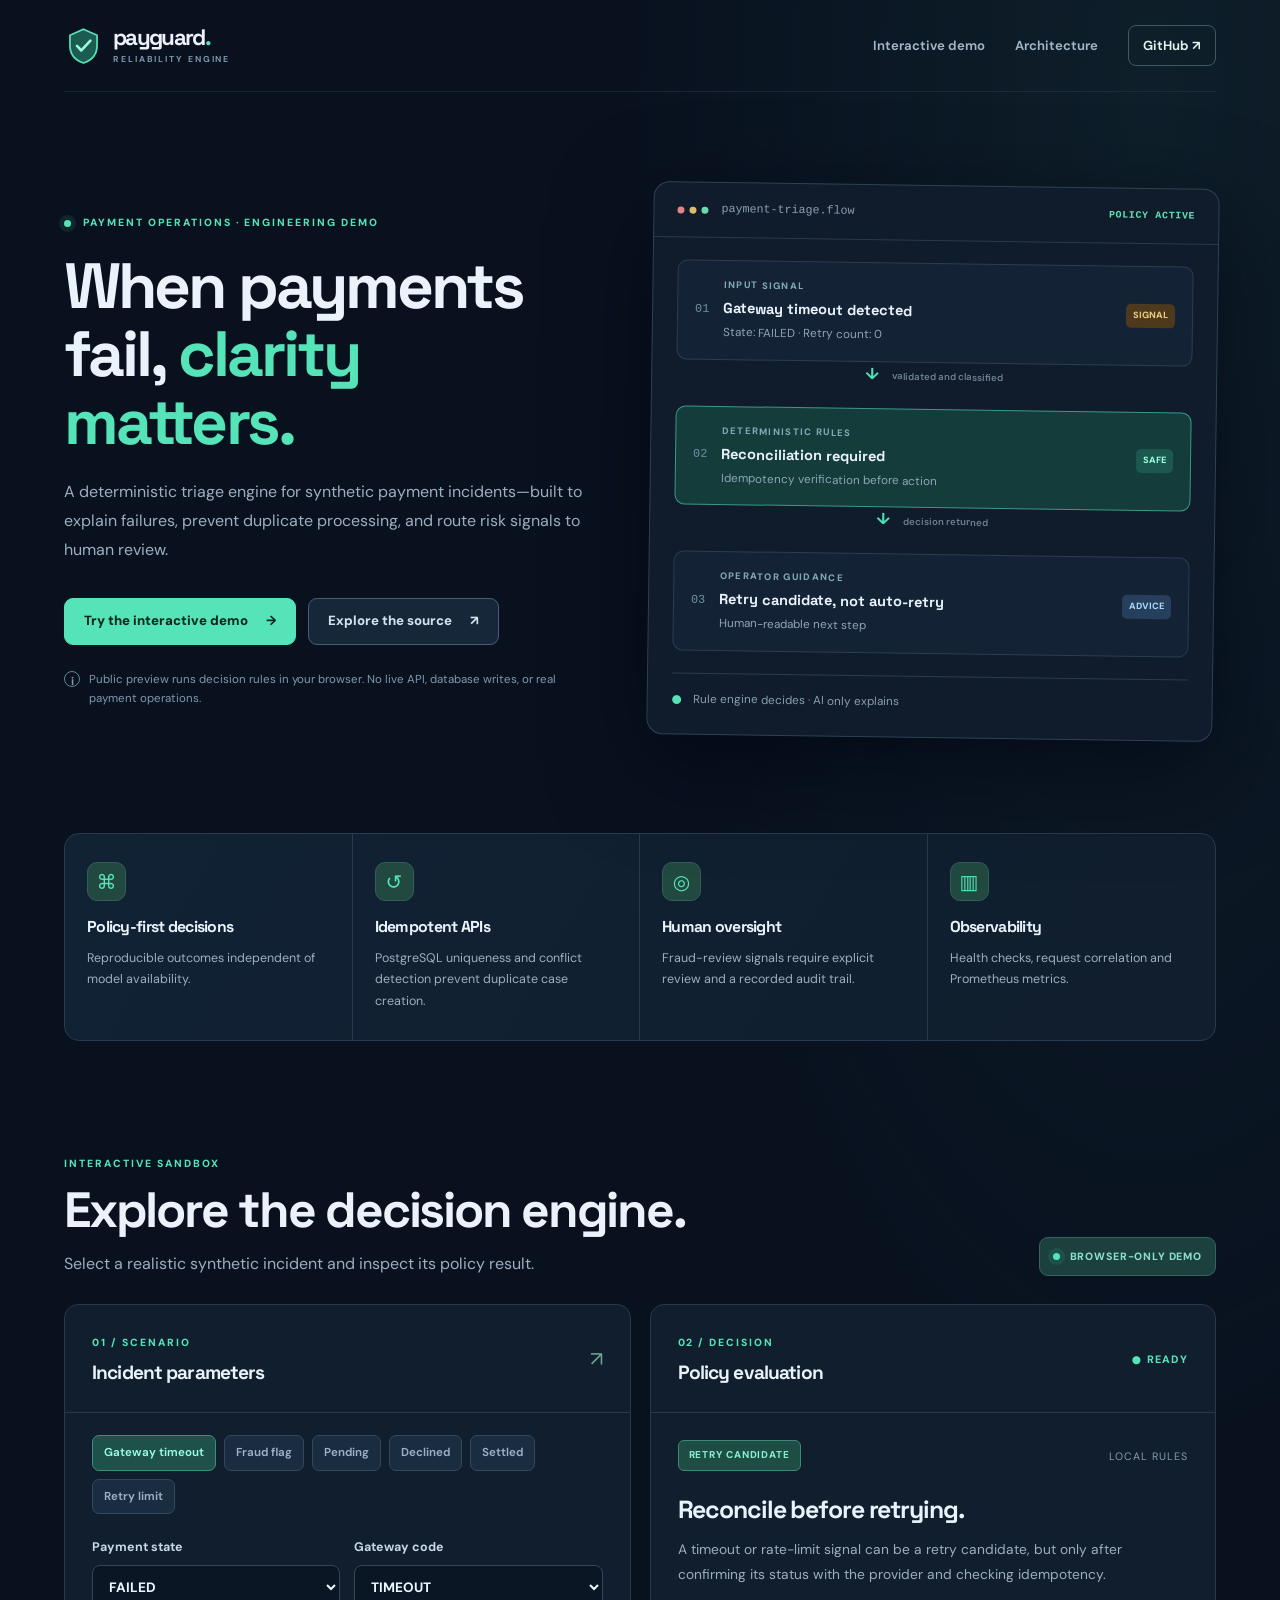
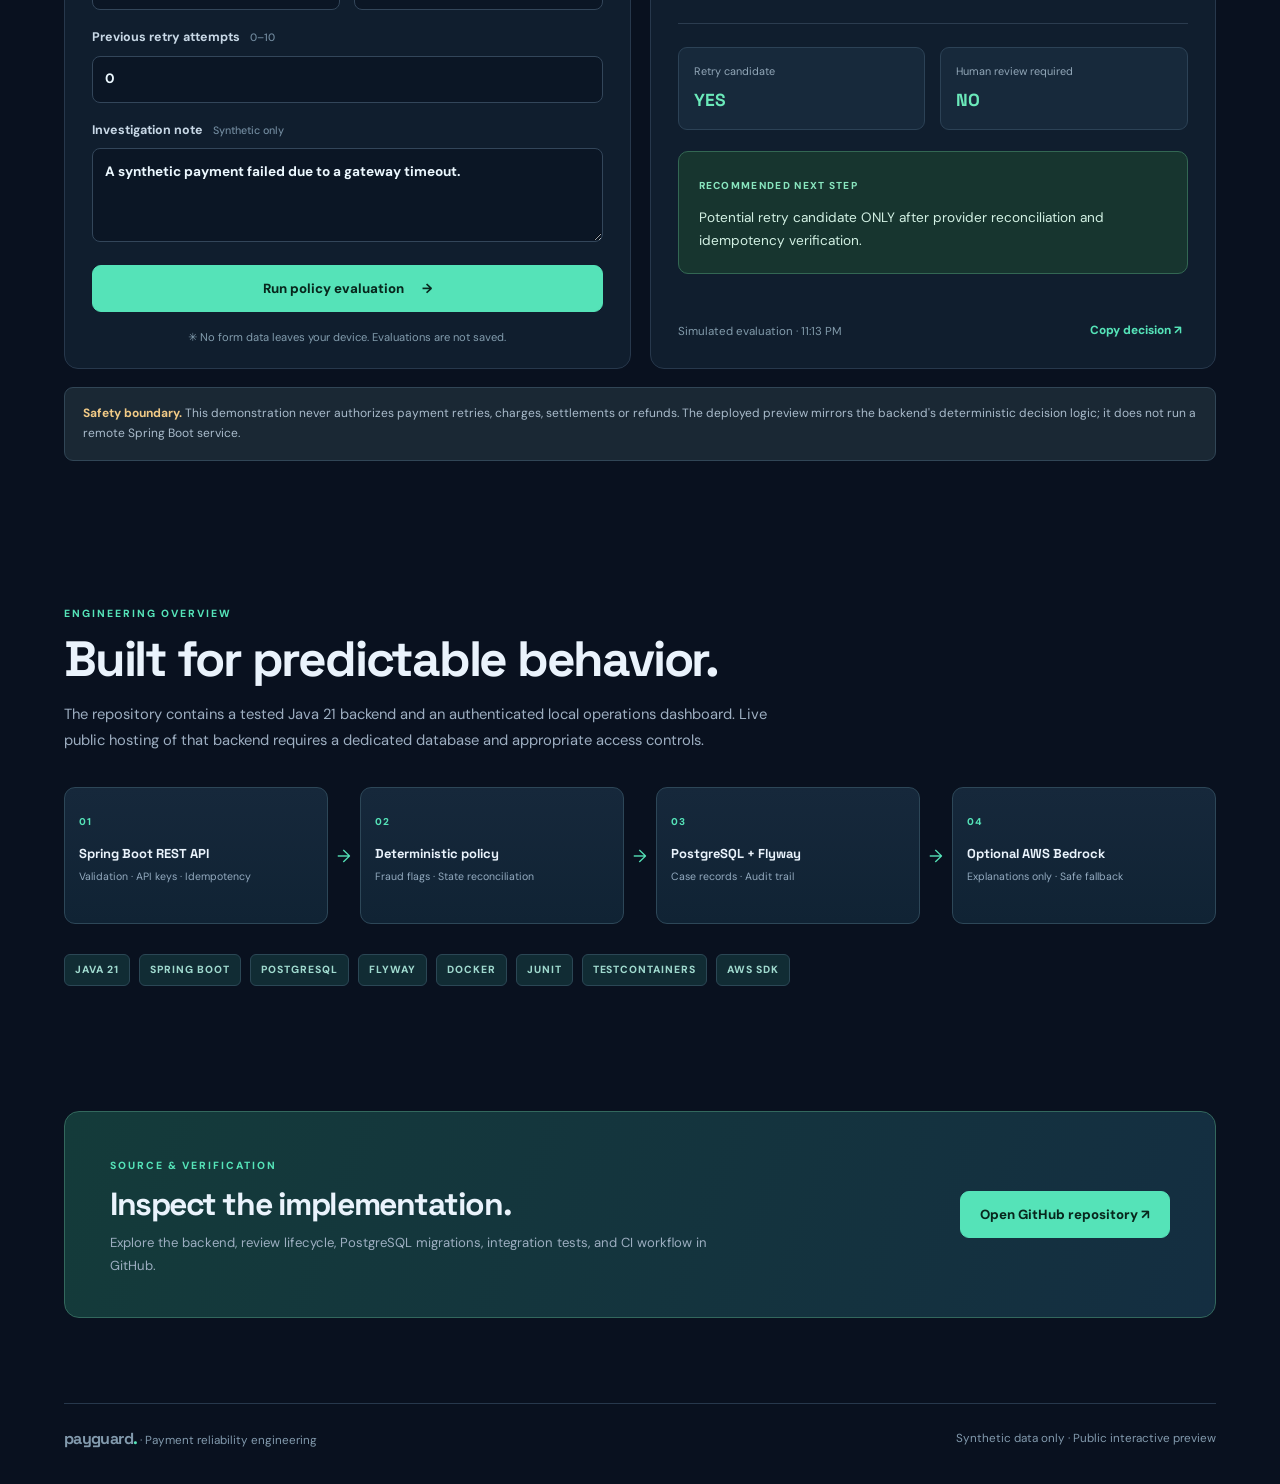
<file: showcase/index.html>
<!DOCTYPE html>
<html lang="en">
<head>
  <meta charset="utf-8" />
  <meta name="viewport" content="width=device-width,initial-scale=1" />
  <meta name="theme-color" content="#0b1220" />
  <meta name="description" content="Explore PayGuard AI: an interactive demonstration of deterministic payment incident triage, human reviews, and reliability engineering." />
  <title>PayGuard AI — Payment Reliability Console</title>
  <link rel="stylesheet" href="./styles.css" />
  <script src="./app.js" defer></script>
</head>
<body>
  <div class="site">
    <header class="header">
      <a class="brand" href="#home" aria-label="PayGuard AI home"><span class="brandicon"><svg viewBox="0 0 36 36" aria-hidden="true"><path d="m18 3 12.5 5.5v9.6c0 9.2-5.4 13.8-12.5 16.1C10.9 31.9 5.5 27.3 5.5 18.1V8.5L18 3Z" stroke="currentColor" stroke-width="1.6" fill="#1b5b52"/><path d="m12 18.4 4 4.2 8.4-9.1" fill="none" stroke="#9dfadb" stroke-width="2.4" stroke-linecap="round" stroke-linejoin="round"/></svg></span><span>payguard<span class="accent">.</span><small>RELIABILITY ENGINE</small></span></a>
      <nav aria-label="Site navigation"><a href="#demo">Interactive demo</a><a href="#architecture">Architecture</a><a class="repo" href="https://github.com/Nagoor06/Payguard_AI" target="_blank" rel="noopener noreferrer">GitHub <span aria-hidden="true">↗</span></a></nav>
    </header>
    <main>
      <section class="hero" id="home">
        <div class="hero-text">
          <div class="overline"><span class="pulse"></span> PAYMENT OPERATIONS · ENGINEERING DEMO</div>
          <h1>When payments fail, <em>clarity matters.</em></h1>
          <p class="intro">A deterministic triage engine for synthetic payment incidents—built to explain failures, prevent duplicate processing, and route risk signals to human review.</p>
          <div class="hero-cta"><a href="#demo" class="button primary">Try the interactive demo <span aria-hidden="true">→</span></a><a href="https://github.com/Nagoor06/Payguard_AI" class="button ghost" target="_blank" rel="noopener noreferrer">Explore the source <span aria-hidden="true">↗</span></a></div>
          <p class="hero-note"><span class="info-dot">i</span> Public preview runs decision rules in your browser. No live API, database writes, or real payment operations.</p>
        </div>
        <div class="hero-visual" aria-label="Illustration of a payment incident routing through a policy engine to resolution">
          <div class="visual-head"><span class="terminal-dots"><i></i><i></i><i></i></span><span>payment-triage.flow</span><span class="head-status">POLICY ACTIVE</span></div>
          <div class="flow-step"><span class="step-number">01</span><div><small>INPUT SIGNAL</small><strong>Gateway timeout detected</strong><span>State: FAILED · Retry count: 0</span></div><span class="signal amber">SIGNAL</span></div>
          <div class="flow-arrow">↓ <span>validated and classified</span></div>
          <div class="flow-step selected"><span class="step-number">02</span><div><small>DETERMINISTIC RULES</small><strong>Reconciliation required</strong><span>Idempotency verification before action</span></div><span class="signal teal">SAFE</span></div>
          <div class="flow-arrow">↓ <span>decision returned</span></div>
          <div class="flow-step"><span class="step-number">03</span><div><small>OPERATOR GUIDANCE</small><strong>Retry candidate, not auto-retry</strong><span>Human-readable next step</span></div><span class="signal blue">ADVICE</span></div>
          <div class="visual-foot"><span>●</span> Rule engine decides · AI only explains</div>
        </div>
      </section>

      <section class="features" aria-label="Key features">
        <div class="feature"><div class="feature-icon">⌘</div><h3>Policy-first decisions</h3><p>Reproducible outcomes independent of model availability.</p></div>
        <div class="feature"><div class="feature-icon">↺</div><h3>Idempotent APIs</h3><p>PostgreSQL uniqueness and conflict detection prevent duplicate case creation.</p></div>
        <div class="feature"><div class="feature-icon">◎</div><h3>Human oversight</h3><p>Fraud-review signals require explicit review and a recorded audit trail.</p></div>
        <div class="feature"><div class="feature-icon">▥</div><h3>Observability</h3><p>Health checks, request correlation and Prometheus metrics.</p></div>
      </section>

      <section class="demo-section" id="demo">
        <div class="section-top"><div><div class="eyebrow">INTERACTIVE SANDBOX</div><h2>Explore the decision engine.</h2><p>Select a realistic synthetic incident and inspect its policy result.</p></div><span class="demo-badge"><span class="pulse"></span> BROWSER-ONLY DEMO</span></div>
        <div class="demo-grid">
          <div class="panel inputs"><div class="panel-heading"><div><span class="eyebrow">01 / SCENARIO</span><h3>Incident parameters</h3></div><span class="panel-icon">↗</span></div>
            <div class="scenario-buttons" role="group" aria-label="Example scenarios">
              <button type="button" class="scenario active" data-scenario="timeout">Gateway timeout</button>
              <button type="button" class="scenario" data-scenario="fraud">Fraud flag</button>
              <button type="button" class="scenario" data-scenario="pending">Pending</button>
              <button type="button" class="scenario" data-scenario="declined">Declined</button>
              <button type="button" class="scenario" data-scenario="settled">Settled</button>
              <button type="button" class="scenario" data-scenario="exhausted">Retry limit</button>
            </div>
            <form id="scenario-form">
              <div class="fields">
                <label>Payment state<select id="payment-state"><option value="FAILED">FAILED</option><option value="PENDING">PENDING</option><option value="SETTLED">SETTLED</option></select></label>
                <label>Gateway code<select id="gateway-code"><option>TIMEOUT</option><option>RATE_LIMITED</option><option>DECLINED</option><option>FRAUD_REVIEW</option><option>UNKNOWN</option><option>NONE</option></select></label>
              </div>
              <label>Previous retry attempts <span class="hint">0–10</span><input id="retry-count" type="number" min="0" max="10" step="1" value="0" required /></label>
              <label>Investigation note <span class="hint">Synthetic only</span><textarea id="investigation" rows="3" maxlength="400" placeholder="Reason for investigating this simulated incident">A synthetic payment failed due to a timeout.</textarea></label>
              <button type="submit" class="button primary wide">Run policy evaluation <span aria-hidden="true">→</span></button>
            </form>
            <p class="privacy-note">✳ No form data leaves your device. Evaluations are not saved.</p>
          </div>

          <div class="panel output"><div class="panel-heading"><div><span class="eyebrow">02 / DECISION</span><h3>Policy evaluation</h3></div><span class="live-indicator">● READY</span></div>
            <div class="result-main">
              <div class="decision-status"><span class="decision-chip" id="result-chip">RETRY CANDIDATE</span><span id="result-source">LOCAL RULES</span></div>
              <h3 id="result-headline">Reconcile before retrying.</h3>
              <p id="result-description">A timeout can be a retry candidate, but only after confirming its status with the payment provider and checking idempotency.</p>
              <div class="decision-divider"></div>
              <div class="decision-flags"><div><small>Retry candidate</small><strong id="retry-flag">YES</strong></div><div><small>Human review required</small><strong id="review-flag">NO</strong></div></div>
              <div class="next-step"><small>RECOMMENDED NEXT STEP</small><p id="next-step">Potential retry candidate ONLY after provider reconciliation and idempotency verification.</p></div>
              <div class="output-foot"><span id="evaluated-at">Example result</span><button type="button" id="copy-result" class="text-link">Copy decision ↗</button></div>
            </div>
          </div>
        </div>
        <div class="safety-line"><strong>Safety boundary.</strong> This demonstration never authorizes payment retries, charges, settlements or refunds. The deployed preview mirrors the backend's deterministic decision logic; it does not run a remote Spring Boot service.</div>
      </section>

      <section class="architecture-section" id="architecture">
        <div class="eyebrow">ENGINEERING OVERVIEW</div><h2>Built for predictable behavior.</h2><p class="arch-intro">The repository contains a tested Java 21 backend and an authenticated local operations dashboard. Live public hosting of that backend requires a dedicated database and appropriate access controls.</p>
        <div class="arch-path"><div class="arch-node"><span>01</span><strong>Spring Boot REST API</strong><small>Validation · API keys · Idempotency</small></div><span class="arch-arrow">→</span><div class="arch-node"><span>02</span><strong>Deterministic policy</strong><small>Fraud flags · State reconciliation</small></div><span class="arch-arrow">→</span><div class="arch-node"><span>03</span><strong>PostgreSQL + Flyway</strong><small>Case records · Audit trail</small></div><span class="arch-arrow">→</span><div class="arch-node"><span>04</span><strong>Optional AWS Bedrock</strong><small>Explanations only · Safe fallback</small></div></div>
        <div class="tech"><span>JAVA 21</span><span>SPRING BOOT</span><span>POSTGRESQL</span><span>FLYWAY</span><span>DOCKER</span><span>JUNIT</span><span>TESTCONTAINERS</span><span>AWS SDK</span></div>
      </section>

      <section class="foot-cta"><div><span class="eyebrow">SOURCE & VERIFICATION</span><h2>Inspect the implementation.</h2><p>Explore the backend, review lifecycle, PostgreSQL migrations, integration tests, and CI workflow in GitHub.</p></div><a class="button primary" href="https://github.com/Nagoor06/Payguard_AI" target="_blank" rel="noopener noreferrer">Open GitHub repository ↗</a></section>
    </main>
    <footer class="footer"><span><strong>payguard<span class="accent">.</span></strong> · Payment reliability engineering</span><span>Synthetic data only · Public interactive preview</span></footer>
  </div>
  <div id="announcement" class="announcement" role="status" aria-live="polite" hidden></div>
</body>
</html>
</file>
<file: showcase/styles.css>
@import url('https://fonts.googleapis.com/css2?family=DM+Sans:wght@400;500;600;700&family=Space+Grotesk:wght@400;500;600;700&display=swap');:root{color-scheme:dark;font-family:'DM Sans',ui-sans-serif,system-ui,-apple-system,BlinkMacSystemFont,'Segoe UI',sans-serif;--bg:#09111f;--bg2:#0d1929;--panel:#101e2e;--muted:#9daec1;--line:#27384c;--green:#55e3b8;--amber:#edc176;--blue:#89bafa;color:#eaf3fc;background:var(--bg)}*{box-sizing:border-box}html{scroll-behavior:smooth;scroll-padding-top:110px}body{margin:0;min-width:320px;background:radial-gradient(ellipse at 90% 3%,#183b4055 0,transparent 32%),var(--bg);line-height:1.5}button,input,select,textarea{font:inherit}a{color:inherit;text-decoration:none}button{cursor:pointer}button:focus-visible,a:focus-visible,input:focus-visible,select:focus-visible,textarea:focus-visible{outline:2px solid var(--green);outline-offset:4px}h1,h2,h3,p{margin-top:0}h1,h2,h3{font-family:'Space Grotesk',sans-serif;letter-spacing:-.045em}h2{font-size:clamp(2rem,4.2vw,3.1rem);line-height:1.14;margin:10px 0 14px}p{color:var(--muted)}.site{max-width:1450px;margin:auto;padding:0 clamp(20px,5vw,88px)}.header{height:92px;display:flex;align-items:center;justify-content:space-between;border-bottom:1px solid #25344699;gap:12px}.brand{display:flex;align-items:center;gap:10px;font-family:'Space Grotesk';font-size:1.4rem;font-weight:700;letter-spacing:-.075em;line-height:1}.brandicon{width:39px;height:39px;display:block;color:var(--green)}.brandicon svg{width:100%;height:100%}.brand small{font-family:'DM Sans';display:block;font-size:.54rem;letter-spacing:.22em;color:#7c96ab;margin-top:5px}.accent{color:var(--green)}.header nav{display:flex;gap:30px;align-items:center;color:#a2b6c8;font-size:.82rem;font-weight:650}.header nav a:hover,.text-link:hover{color:var(--green)}.header .repo{color:#e4f4f0;border:1px solid #3d5a5d;padding:10px 14px;border-radius:8px}.hero{display:grid;grid-template-columns:minmax(0,.96fr) minmax(0,1.04fr);align-items:center;gap:clamp(25px,5vw,85px);padding:93px 0 95px}.overline,.eyebrow{font-size:.65rem;letter-spacing:.19em;font-weight:800;color:var(--green)}.overline{display:flex;align-items:center;gap:12px}.pulse{width:7px;height:7px;flex:none;display:inline-block;border-radius:50%;background:var(--green);box-shadow:0 0 0 5px #3ce2ad1b}.hero h1{font-size:clamp(2.8rem,5vw,5rem);line-height:1.06;margin:22px 0 22px;max-width:750px}.hero h1 em{font-style:normal;color:var(--green)}.intro{font-size:clamp(.98rem,1.25vw,1.13rem);line-height:1.8;max-width:550px}.hero-cta{display:flex;gap:12px;flex-wrap:wrap;margin-top:33px}.button{min-height:47px;padding:12px 19px;border-radius:9px;display:inline-flex;justify-content:center;align-items:center;gap:18px;font-size:.83rem;font-weight:800;border:1px solid #466072;transition:transform .2s,background .2s}.button:hover{transform:translateY(-2px)}.button.primary{background:var(--green);border-color:var(--green);color:#08271d}.button.primary:hover{background:#9bf8d9}.button.ghost{color:#d0e4ef;background:#17273a}.button.ghost:hover{border-color:#6ab5a7}.hero-note{display:flex;align-items:flex-start;gap:9px;font-size:.72rem;line-height:1.65;margin:25px 0 0;color:#7e99ac;max-width:520px}.info-dot{width:16px;height:16px;flex:none;border:1px solid #62858e;border-radius:50%;display:grid;place-items:center;font-size:.7rem;font-weight:800;margin-top:1px}.hero-visual{background:#101b2b;border:1px solid #2b4255;border-radius:16px;box-shadow:0 30px 95px #020611a6;overflow:hidden;transform:rotate(.8deg)}.visual-head{height:55px;display:flex;align-items:center;gap:13px;padding:0 23px;border-bottom:1px solid #293a4d;color:#8b9fb4;font-family:ui-monospace,monospace;font-size:.73rem}.terminal-dots{display:flex;gap:5px}.terminal-dots i{width:7px;height:7px;background:#556d7d;border-radius:50%}.terminal-dots i:first-child{background:#e18486}.terminal-dots i:nth-child(2){background:#ddbd68}.terminal-dots i:nth-child(3){background:#6adaaa}.head-status{margin-left:auto;color:#66e0b8;font-size:.62rem;font-weight:700;letter-spacing:.07em}.flow-step{display:flex;align-items:center;gap:14px;margin:22px 24px 0;padding:17px;border:1px solid #2b3d51;background:#142235;border-radius:10px}.flow-step.selected{border-color:#3a9889;background:#133c3b}.step-number{color:#7292a5;font-family:ui-monospace,monospace;font-size:.74rem}.flow-step>div{flex:1;min-width:0}.flow-step small{display:block;color:#81a7b7;font-size:.59rem;letter-spacing:.14em;font-weight:800;margin-bottom:6px}.flow-step strong{font-family:'Space Grotesk';font-size:.91rem;display:block}.flow-step div>span{display:block;font-size:.73rem;color:#8fa5b7;margin-top:4px}.signal{padding:5px 7px;border-radius:5px;font-size:.57rem;font-weight:800}.signal.amber{background:#4d391c;color:#edcb81}.signal.teal{background:#1d5850;color:#9effdf}.signal.blue{background:#263f5c;color:#acd5ff}.flow-arrow{text-align:center;color:#4bdfb4;height:24px;line-height:24px;font-weight:800;font-size:1rem}.flow-arrow span{color:#6c8193;font-size:.6rem;font-weight:600;margin-left:9px}.visual-foot{margin:22px 24px 26px;padding-top:17px;border-top:1px solid #2b3c4d;color:#879fb0;font-size:.73rem}.visual-foot span{color:var(--green);margin-right:8px}.features{display:grid;grid-template-columns:repeat(4,minmax(0,1fr));border:1px solid #293b50;background:linear-gradient(120deg,#112235,#101e2d);border-radius:15px;overflow:hidden}.feature{padding:28px 22px;border-right:1px solid #293b50}.feature:last-child{border:0}.feature-icon{font-size:1.25rem;color:var(--green);margin-bottom:14px;width:39px;height:39px;display:grid;place-items:center;background:#22493f;border:1px solid #315e55;border-radius:10px}.feature h3{font-size:.99rem;margin-bottom:9px}.feature p{font-size:.78rem;line-height:1.72;margin-bottom:0}.demo-section{padding:115px 0 95px}.section-top{display:flex;align-items:end;justify-content:space-between;gap:20px;margin-bottom:28px}.section-top p{margin-bottom:0}.demo-badge{display:flex;align-items:center;gap:10px;white-space:nowrap;color:#8ddfca;font-size:.66rem;font-weight:800;letter-spacing:.08em;background:#1b403d;border:1px solid #33655c;padding:11px 13px;border-radius:9px}.demo-grid{display:grid;grid-template-columns:1fr 1fr;gap:19px}.panel{background:var(--panel);border:1px solid var(--line);border-radius:14px;overflow:hidden}.panel-heading{display:flex;align-items:center;justify-content:space-between;padding:24px 27px;border-bottom:1px solid var(--line)}.panel-heading h3{font-size:1.2rem;margin:6px 0 0}.panel-icon{color:#6ca694;font-size:1.3rem}.inputs{padding-bottom:18px}.scenario-buttons{display:flex;flex-wrap:wrap;gap:8px;padding:22px 27px 0}.scenario{background:#1a2c40;color:#9cafc4;border:1px solid #34485d;padding:8px 11px;border-radius:7px;font-size:.72rem;font-weight:650}.scenario:hover{color:#fff;border-color:#548476}.scenario.active{color:#99fce1;background:#1d5149;border-color:#3c8d7b}.inputs form{padding:24px 27px 5px}.fields{display:grid;grid-template-columns:1fr 1fr;gap:14px}.inputs label{display:block;color:#c8d8e6;font-size:.78rem;font-weight:700;margin-bottom:18px}.inputs input,.inputs select,.inputs textarea{margin-top:9px;width:100%;background:#0b1625;border:1px solid #33465a;color:#ecf8ff;padding:12px 12px;border-radius:8px;outline:none;font-size:.85rem}.inputs select:focus,.inputs textarea:focus,.inputs input:focus{border-color:var(--green)}.inputs textarea{resize:vertical;line-height:1.65}.hint{font-size:.67rem;color:#70899d;margin-left:7px;font-weight:500}.wide{width:100%}.privacy-note{font-size:.7rem;color:#829cad;text-align:center;margin:12px 0 4px}.output{display:flex;flex-direction:column}.live-indicator{font-size:.67rem;letter-spacing:.12em;font-weight:800;color:var(--green)}.result-main{padding:27px;flex:1;display:flex;flex-direction:column}.decision-status{display:flex;align-items:center;justify-content:space-between;gap:10px}.decision-status>span:last-child{font-size:.67rem;letter-spacing:.09em;color:#879cb0}.decision-chip{border:1px solid #3e8974;background:#1e4d46;padding:7px 10px;border-radius:6px;color:#89edcc;font-weight:800;font-size:.62rem;letter-spacing:.09em}.decision-chip.warning{background:#51391d;border-color:#8d6a39;color:#f3d18e}.decision-chip.negative{background:#452d37;border-color:#88505e;color:#ffc4c9}.result-main h3{font-size:1.55rem;line-height:1.2;margin:24px 0 12px}.result-main>p{font-size:.86rem;line-height:1.8}.decision-divider{border-top:1px solid #2b3c4f;margin:23px 0}.decision-flags{display:grid;grid-template-columns:1fr 1fr;gap:15px}.decision-flags>div{background:#17293b;border:1px solid #2c4256;padding:15px;border-radius:9px}.decision-flags small{display:block;font-size:.68rem;color:#92a7b8}.decision-flags strong{display:block;font-size:1.09rem;font-family:'Space Grotesk';margin-top:8px}.good{color:#6be9ba}.bad{color:#eacb89}.next-step{padding:20px;background:#17352f;border:1px solid #336753;border-radius:10px;margin-top:21px}.next-step small{font-size:.63rem;letter-spacing:.13em;color:#89e6bf;font-weight:800}.next-step p{color:#d3f1e4;line-height:1.75;font-size:.85rem;margin:10px 0 0}.output-foot{margin-top:auto;padding-top:21px;display:flex;align-items:center;justify-content:space-between;gap:8px;font-size:.72rem;color:#829bab}.text-link{background:none;color:var(--green);border:0;font-size:.74rem;font-weight:800}.safety-line{font-size:.75rem;line-height:1.65;background:#1a2834;border:1px solid #314656;border-radius:9px;padding:16px 18px;color:#a9bbcb;margin-top:18px}.safety-line strong{color:#f1ca86}.architecture-section{padding:50px 0 125px}.arch-intro{max-width:740px;line-height:1.75;font-size:.92rem}.arch-path{display:flex;align-items:center;justify-content:space-between;gap:9px;margin:34px 0 30px}.arch-node{min-width:0;flex:1;border:1px solid #2d4758;background:linear-gradient(#16283b,#102334);border-radius:11px;padding:20px 14px;min-height:137px}.arch-node span{font-size:.62rem;color:var(--green);font-weight:800;letter-spacing:.1em}.arch-node strong{font-size:.81rem;font-family:'Space Grotesk';display:block;margin:12px 0 5px}.arch-node small{color:#94abc0;font-size:.66rem;line-height:1.5;display:block}.arch-arrow{font-size:1.1rem;color:var(--green)}.tech{display:flex;gap:9px;flex-wrap:wrap}.tech span{font-size:.65rem;letter-spacing:.095em;border:1px solid #2b4755;background:#112c34;color:#9fd9ce;border-radius:6px;padding:7px 10px;font-weight:800}.foot-cta{display:flex;justify-content:space-between;align-items:center;gap:25px;background:linear-gradient(110deg,#143b3a,#142e41);padding:40px 45px;border:1px solid #33685d;border-radius:15px;margin-bottom:85px}.foot-cta h2{font-size:2rem;margin:10px 0}.foot-cta p{max-width:600px;font-size:.82rem;line-height:1.7;margin:0}.footer{border-top:1px solid var(--line);padding:23px 0 33px;display:flex;align-items:center;justify-content:space-between;gap:14px;color:#829aad;font-size:.73rem}.footer strong{font-family:'Space Grotesk';font-size:1rem;letter-spacing:-.04em}.announcement{position:fixed;bottom:22px;right:22px;z-index:20;background:#1c4f44;border:1px solid #438b75;color:#dcfff2;box-shadow:0 12px 45px #01061099;border-radius:9px;padding:13px 18px;font-size:.8rem;max-width:350px}.announcement[hidden]{display:none}@media(max-width:1160px){.hero{gap:27px}.flow-step{margin:16px 15px 0;padding:13px}.flow-step div>span{font-size:.65rem}.flow-step strong{font-size:.79rem}.features{grid-template-columns:repeat(2,1fr)}.feature:nth-child(2){border-right:0}.feature:nth-child(-n+2){border-bottom:1px solid var(--line)}}@media(max-width:860px){.hero{grid-template-columns:1fr;padding:65px 0}.hero-text{max-width:720px}.hero-visual{max-width:650px;width:100%;margin:auto;transform:none}.demo-grid{grid-template-columns:1fr}.arch-path{flex-wrap:wrap}.arch-node{min-width:calc(50% - 30px)}.arch-arrow:nth-of-type(2){display:none}}@media(max-width:620px){.header{height:77px}.header nav{gap:12px;font-size:.7rem}.header nav>a:first-child{display:none}.header .repo{padding:8px}.hero{padding:50px 0 60px}.hero h1{font-size:2.7rem}.hero-cta{flex-direction:column;align-items:stretch}.features{grid-template-columns:1fr}.feature{border-right:0;border-bottom:1px solid var(--line);padding:20px}.feature:nth-child(2){border-bottom:1px solid var(--line)}.demo-section{padding:80px 0 60px}.section-top{flex-direction:column;align-items:flex-start}.fields{grid-template-columns:1fr}.inputs form,.scenario-buttons,.panel-heading,.result-main{padding-left:18px;padding-right:18px}.arch-path{display:grid;grid-template-columns:1fr}.arch-arrow{transform:rotate(90deg);justify-self:center}.arch-arrow:nth-of-type(2){display:block}.arch-node{min-height:0}.architecture-section{padding:35px 0 80px}.foot-cta{padding:26px;align-items:start;flex-direction:column;margin-bottom:50px}.footer{flex-direction:column;align-items:start}.visual-head{padding:0 12px;font-size:.65rem}.head-status{font-size:.53rem}.flow-step{margin-left:12px;margin-right:12px}.flow-step div>span{font-size:.62rem}}@media(prefers-reduced-motion:reduce){html{scroll-behavior:auto}*{transition:none!important}}
</file>
